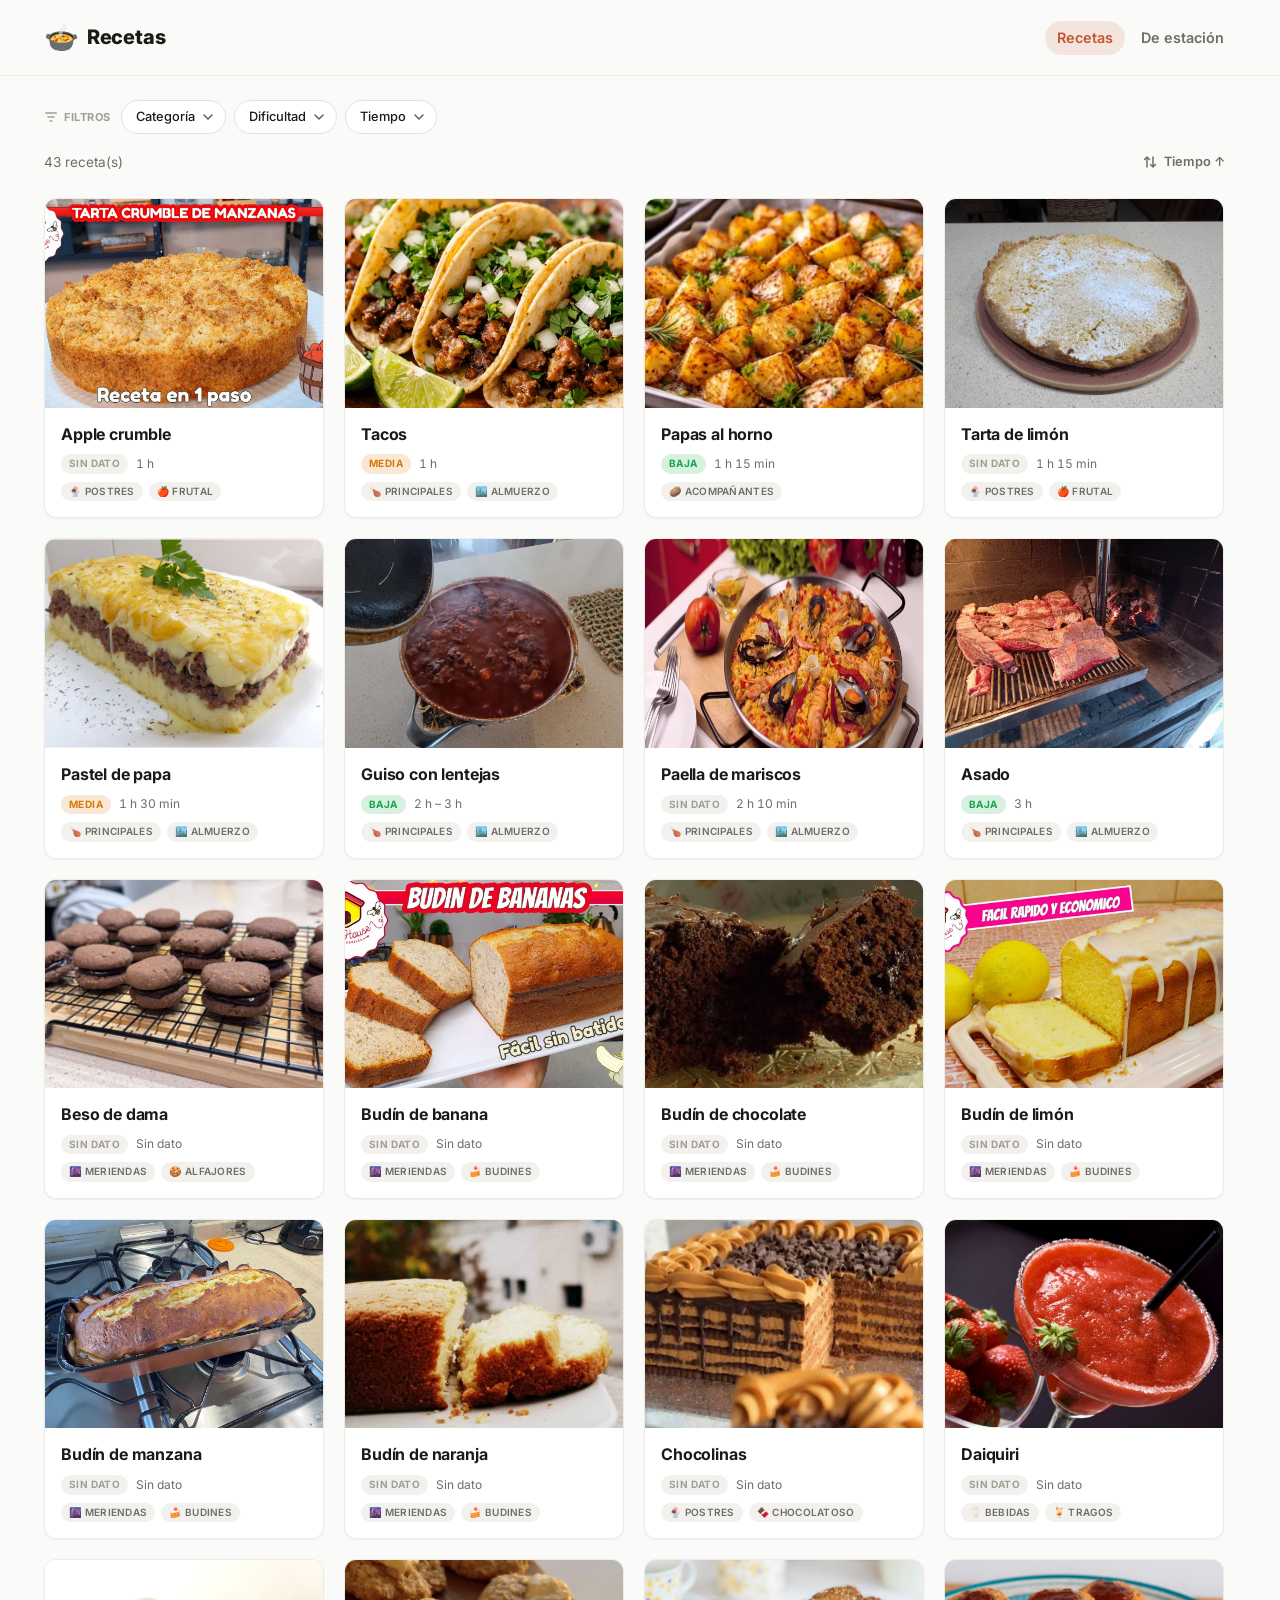
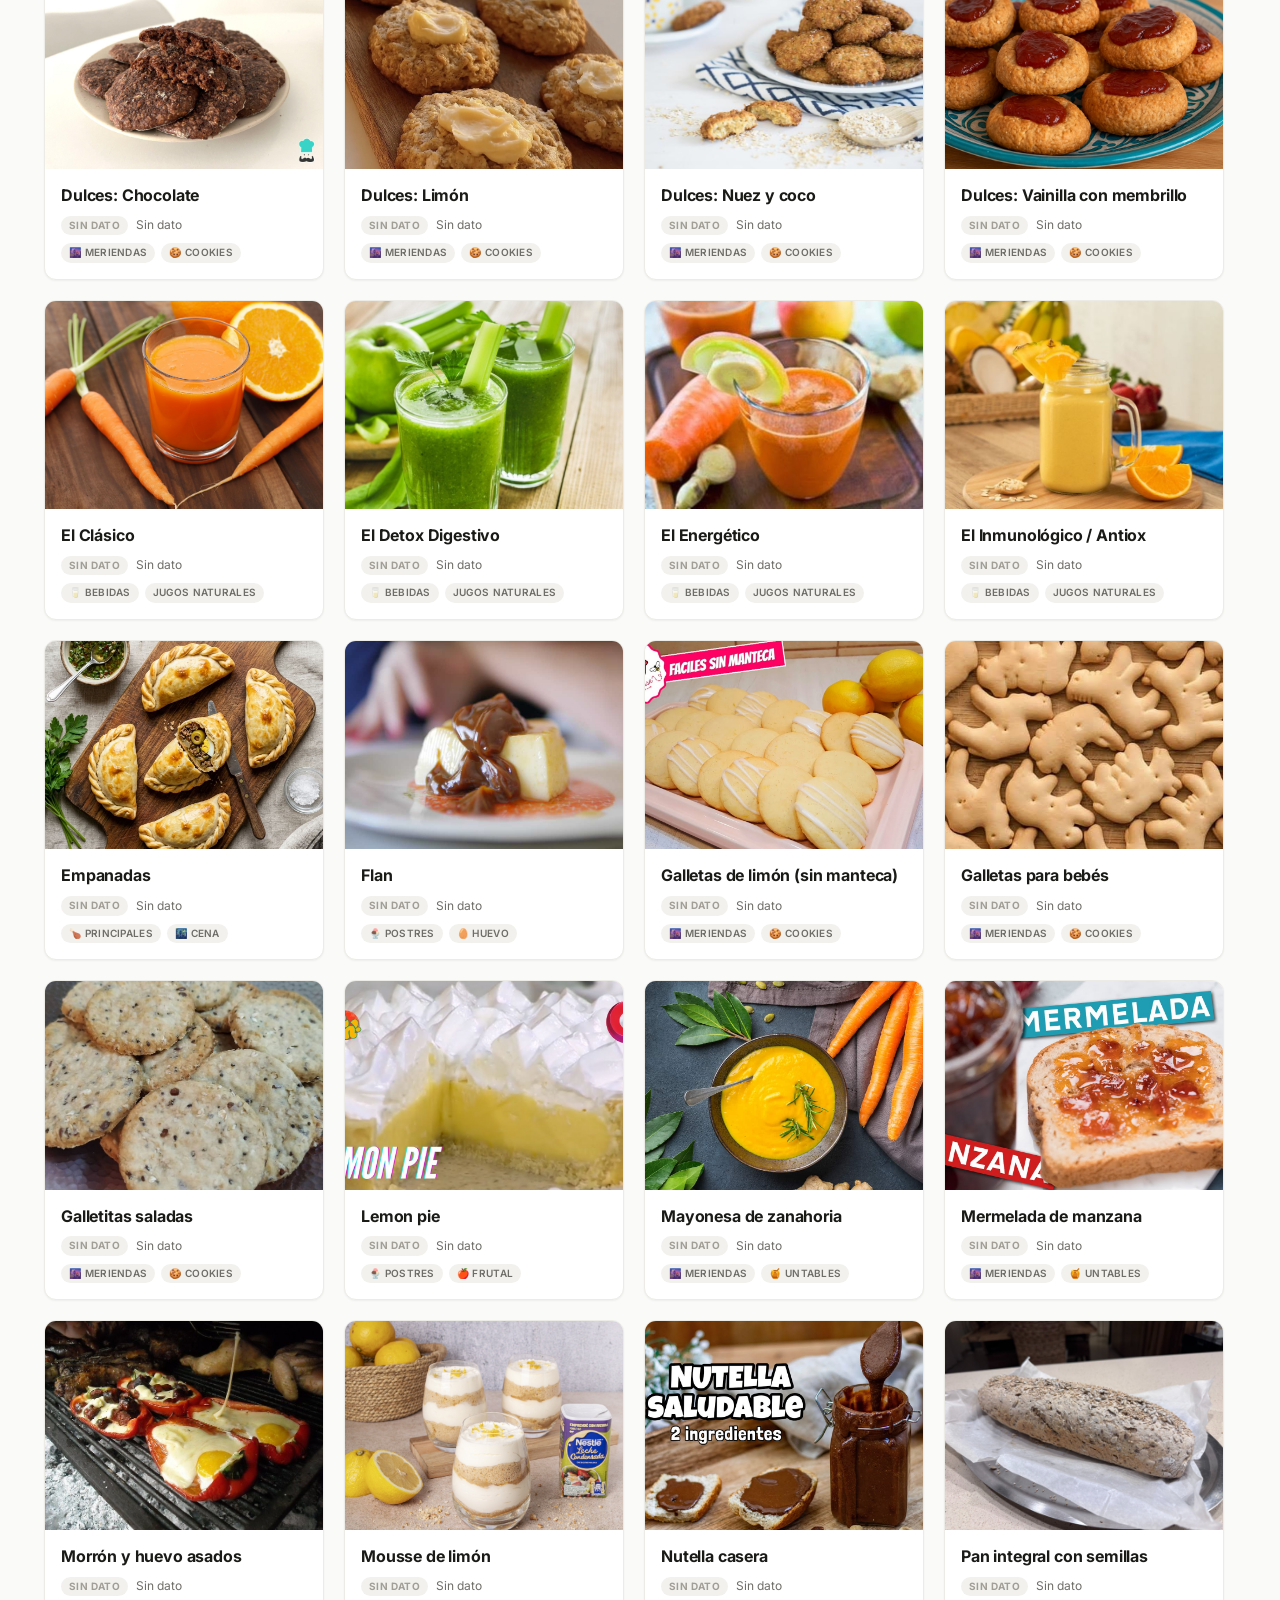
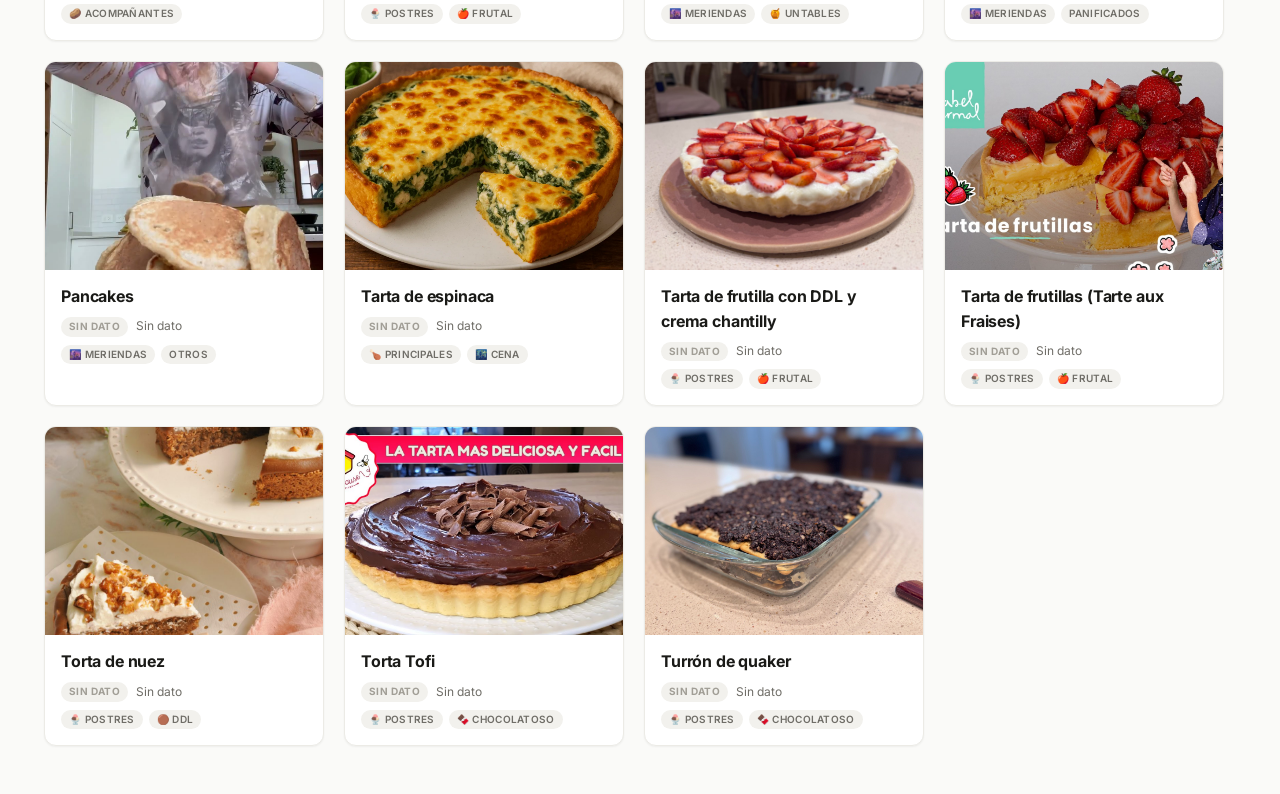
<file: docs/index.html>
<!doctype html>
<html lang="es">
<head>
<meta charset="UTF-8">
<meta name="viewport" content="width=device-width, initial-scale=1.0">
<title>Recetas</title>
<meta name="description" content="Recetas de casa: foto, tiempo, dificultad y categoría de un vistazo, filtrables y ordenables.">
<link rel="icon" href="data:image/svg+xml,%3Csvg xmlns='http://www.w3.org/2000/svg' viewBox='0 0 100 100'%3E%3Ctext y='.9em' font-size='90'%3E%F0%9F%8D%B2%3C/text%3E%3C/svg%3E">
<link rel="preconnect" href="https://fonts.googleapis.com">
<link rel="preconnect" href="https://fonts.gstatic.com" crossorigin>
<link href="https://fonts.googleapis.com/css2?family=Inter:wght@400;500;600;700;800&display=swap" rel="stylesheet" media="print" onload="this.media='all'">
<link rel="stylesheet" href="css/style.css">
</head>
<body>
<header class="site-header">
  <div class="container header-inner">
    <h1 class="logo"><a href="#/" class="logo-link"><span class="logo-emoji" aria-hidden="true">🍲</span> Recetas</a></h1>
    <nav class="header-nav" aria-label="Secciones">
      <a href="#/" id="nav-recetas">Recetas</a>
      <a href="#/estacion" id="nav-estacion">De estación</a>
    </nav>
  </div>
</header>

<main class="container">
  <section id="vista-grid">
    <section class="filtros" aria-label="Filtros y orden">
      <div class="filtros-bar" id="filtros-bar">
        <span class="filtros-titulo">
          <svg width="14" height="14" viewBox="0 0 16 16" aria-hidden="true"><path d="M2 3.5h12M4.5 8h7M7 12.5h2" stroke="currentColor" stroke-width="1.6" stroke-linecap="round" fill="none"/></svg>
          Filtros
        </span>
        <div class="filtros-pills" id="filtros-pills"></div>
        <div class="filtros-menu" id="filtros-menu" role="group" hidden></div>
      </div>

      <div class="resultados-fila">
        <p class="resultado-count" id="resultado-count"></p>
        <a href="#" id="limpiar-filtros" class="limpiar-filtros" hidden>✕ Limpiar filtros (<span id="limpiar-n">0</span>)</a>
        <div class="orden" id="orden">
          <button type="button" class="orden-btn" id="orden-btn" aria-haspopup="true" aria-expanded="false" aria-label="Ordenar">
            <svg width="16" height="16" viewBox="0 0 16 16" aria-hidden="true"><path d="M5 13V3M5 3L2.5 5.5M5 3l2.5 2.5M11 3v10M11 13l-2.5-2.5M11 13l2.5-2.5" stroke="currentColor" stroke-width="1.5" stroke-linecap="round" stroke-linejoin="round" fill="none"/></svg>
            <span class="orden-label" id="orden-label"></span>
          </button>
          <div class="filtros-menu orden-menu" id="orden-menu" role="group" hidden></div>
        </div>
      </div>
    </section>

    <div class="grid" id="grid"></div>
    <p class="estado-vacio" id="estado-vacio" hidden>No hay recetas que coincidan con estos filtros.</p>
  </section>

  <section id="vista-estacion" hidden></section>

  <section id="vista-detalle" hidden>
    <a href="#/" class="volver">← Volver</a>
    <article id="detalle-contenido"></article>
  </section>
</main>

<script data-goatcounter="https://recetas.goatcounter.com/count" async src="//gc.zgo.at/count.js"></script>
<script src="data/data.js"></script>
<script src="js/estacion.js"></script>
<script src="js/app.js"></script>
</body>
</html>
</file>
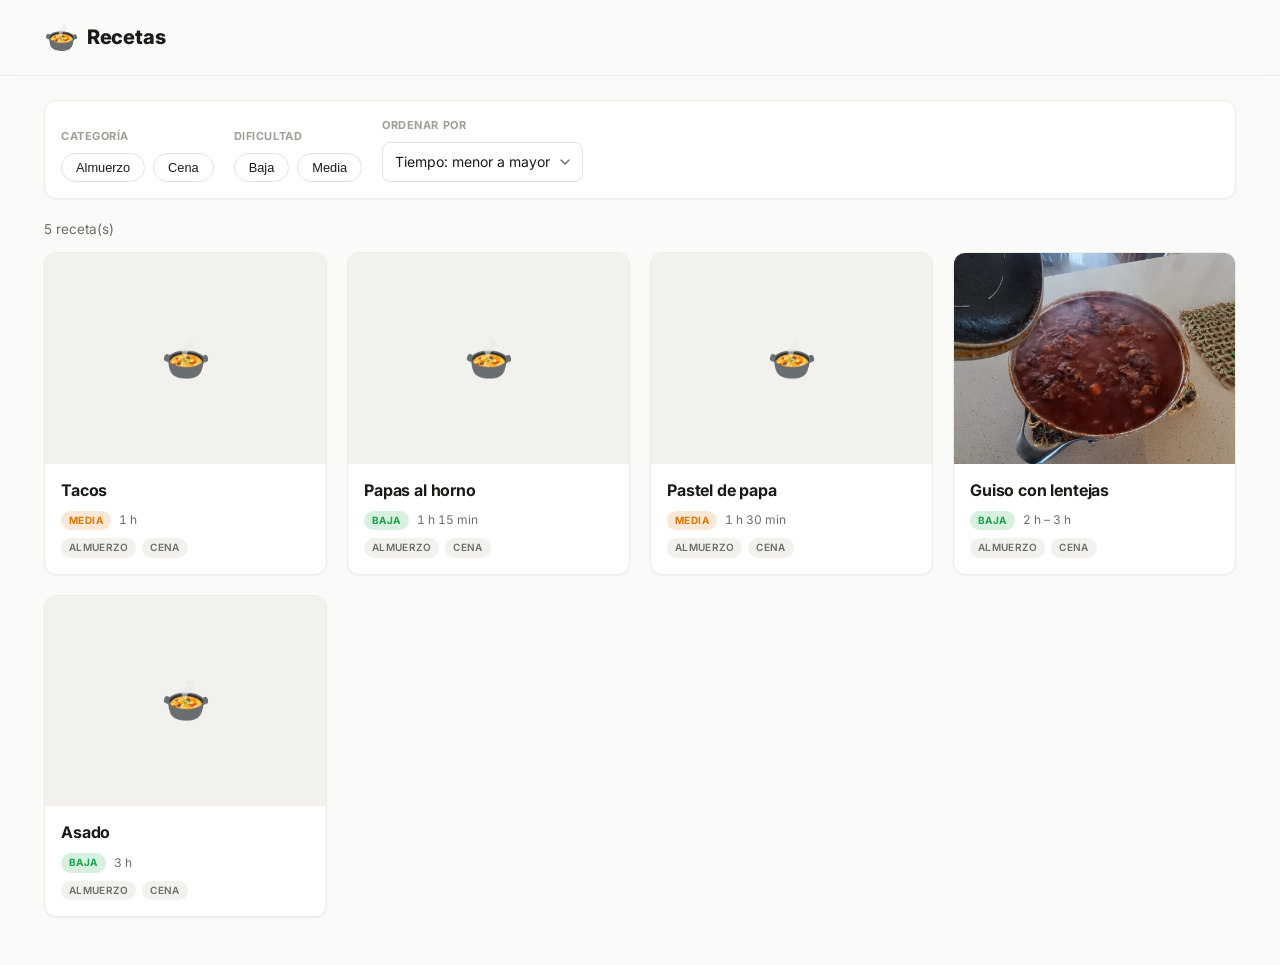
<file: site/index.html>
<!doctype html>
<html lang="es">
<head>
<meta charset="UTF-8">
<meta name="viewport" content="width=device-width, initial-scale=1.0">
<title>Recetas</title>
<meta name="description" content="Recetas de casa: foto, tiempo, dificultad y categoría de un vistazo, filtrables y ordenables.">
<link rel="icon" href="data:image/svg+xml,%3Csvg xmlns='http://www.w3.org/2000/svg' viewBox='0 0 100 100'%3E%3Ctext y='.9em' font-size='90'%3E%F0%9F%8D%B2%3C/text%3E%3C/svg%3E">
<link rel="preconnect" href="https://fonts.googleapis.com">
<link rel="preconnect" href="https://fonts.gstatic.com" crossorigin>
<link href="https://fonts.googleapis.com/css2?family=Inter:wght@400;500;600;700;800&display=swap" rel="stylesheet" media="print" onload="this.media='all'">
<link rel="stylesheet" href="style.css">
</head>
<body>
<header class="site-header">
  <div class="container header-inner">
    <h1 class="logo"><span class="logo-emoji" aria-hidden="true">🍲</span> Recetas</h1>
  </div>
</header>

<main class="container">
  <section id="vista-grid">
    <div class="filtros-card">
      <button class="filtros-toggle" id="filtros-toggle" type="button" aria-expanded="false" aria-controls="filtros-panel">
        Filtros <span class="filtros-badge" id="filtros-badge" hidden>0</span>
      </button>
      <div class="filtros-panel" id="filtros-panel">
        <div class="filtro-grupo">
          <span class="filtro-label">Categoría</span>
          <div class="chips" id="chips-categoria"></div>
        </div>
        <div class="filtro-grupo">
          <span class="filtro-label">Dificultad</span>
          <div class="chips" id="chips-dificultad"></div>
        </div>
        <div class="filtro-grupo filtro-orden">
          <label class="filtro-label" for="orden-select">Ordenar por</label>
          <select id="orden-select">
            <option value="tiempo-asc">Tiempo: menor a mayor</option>
            <option value="tiempo-desc">Tiempo: mayor a menor</option>
            <option value="alfabetico">Alfabético</option>
          </select>
        </div>
        <a href="#" id="limpiar-filtros" class="limpiar-filtros" hidden>Limpiar filtros</a>
      </div>
    </div>

    <p class="resultado-count" id="resultado-count"></p>
    <div class="grid" id="grid"></div>
    <p class="estado-vacio" id="estado-vacio" hidden>No hay recetas que coincidan con estos filtros.</p>
  </section>

  <section id="vista-detalle" hidden>
    <a href="#/" class="volver">← Volver</a>
    <article id="detalle-contenido"></article>
  </section>
</main>

<script src="data.js"></script>
<script src="app.js"></script>
</body>
</html>
</file>
<file: docs/css/style.css>
:root {
  --bg: #fafaf8;
  --bg-subtle: #f2f1ed;
  --surface: #ffffff;

  --text: #1a1a17;
  --muted: #6f6d67;
  --muted-soft: #a19e96;

  --border: #e4e2dc;
  --border-soft: #ecebe6;

  --accent: #c1562c;
  --accent-soft: color-mix(in srgb, var(--accent) 12%, transparent);
  --accent-contrast: #ffffff;

  --good: #16a34a;
  --warn: #d97706;
  --bad: #dc2626;

  --radius-sm: 8px;
  --radius: 12px;
  --radius-lg: 16px;

  --shadow-xs: 0 1px 2px rgba(20, 19, 15, .05);
  --shadow-sm: 0 1px 3px rgba(20, 19, 15, .06), 0 1px 2px rgba(20, 19, 15, .04);
  --shadow-md: 0 8px 24px rgba(20, 19, 15, .10);
  --shadow-lg: 0 18px 32px -10px rgba(20, 19, 15, .16), 0 4px 10px rgba(20, 19, 15, .06);

  --chevron: url("data:image/svg+xml,%3Csvg xmlns='http://www.w3.org/2000/svg' width='10' height='6' viewBox='0 0 10 6'%3E%3Cpath d='M1 1l4 4 4-4' stroke='%236f6d67' stroke-width='1.5' fill='none' stroke-linecap='round' stroke-linejoin='round'/%3E%3C/svg%3E");
}

@media (prefers-color-scheme: dark) {
  :root {
    --bg: #0f1218;
    --bg-subtle: #1a202b;
    --surface: #181e29;

    --text: #e6e8ec;
    --muted: #9aa3b2;
    --muted-soft: #6b7585;

    --border: #2a3342;
    --border-soft: #212836;

    --accent: #e07a4f;

    --good: #22c55e;
    --warn: #f59e0b;
    --bad: #ef4444;

    --shadow-xs: 0 1px 2px rgba(0, 0, 0, .4);
    --shadow-sm: 0 1px 3px rgba(0, 0, 0, .45);
    --shadow-md: 0 8px 24px rgba(0, 0, 0, .5);
    --shadow-lg: 0 18px 32px -10px rgba(0, 0, 0, .6);

    --chevron: url("data:image/svg+xml,%3Csvg xmlns='http://www.w3.org/2000/svg' width='10' height='6' viewBox='0 0 10 6'%3E%3Cpath d='M1 1l4 4 4-4' stroke='%239aa3b2' stroke-width='1.5' fill='none' stroke-linecap='round' stroke-linejoin='round'/%3E%3C/svg%3E");
  }
}

* { box-sizing: border-box; }

html, body { background: var(--bg); }

body {
  margin: 0;
  color: var(--text);
  font-family: 'Inter', system-ui, -apple-system, "Segoe UI", Roboto, sans-serif;
  font-size: 14px;
  line-height: 1.55;
  -webkit-font-smoothing: antialiased;
}

.container {
  max-width: 1240px;
  margin: 0 auto;
  padding: 0 24px;
}

.site-header {
  position: sticky;
  top: 0;
  z-index: 10;
  background: color-mix(in srgb, var(--bg) 85%, transparent);
  backdrop-filter: blur(14px);
  border-bottom: 1px solid var(--border-soft);
}
.header-inner { padding: 16px 24px; display: flex; align-items: center; justify-content: space-between; gap: 16px; }
.header-nav { display: flex; gap: 4px; }
.header-nav a {
  padding: 6px 12px;
  border-radius: 999px;
  color: var(--muted);
  font-size: .9rem;
  font-weight: 600;
  text-decoration: none;
}
.header-nav a:hover { color: var(--text); }
.header-nav a.activo { color: var(--accent); background: var(--accent-soft); }

/* Vista "De estación" */
.estacion-titulo { margin: 0 0 6px; font-size: 1.5rem; letter-spacing: -0.01em; }
.estacion-sub, .estacion-nota { color: var(--muted); font-size: .85rem; margin: 0 0 12px; max-width: 70ch; }
.estacion-nota a { color: var(--accent); }
.estacion-ahora {
  margin: 0 0 28px;
  padding: 16px 18px;
  background: var(--surface);
  border: 1px solid var(--border);
  border-radius: var(--radius);
  box-shadow: var(--shadow-xs);
}
.estacion-ahora-titulo { margin: 0 0 12px; font-size: 1rem; }
.estacion-ahora-cols { display: grid; grid-template-columns: 1fr 1fr; gap: 20px; }
.estacion-ahora-col h4 { margin: 0 0 8px; font-size: .8rem; text-transform: uppercase; letter-spacing: .06em; color: var(--muted); }
.estacion-chips { display: flex; flex-wrap: wrap; gap: 6px; margin: 0; padding: 0; list-style: none; }
.estacion-chips li {
  padding: 4px 10px;
  border-radius: 999px;
  background: var(--accent-soft);
  color: var(--text);
  font-size: .85rem;
  font-weight: 500;
}
.estacion-chips li.vacio { background: none; color: var(--muted); padding-left: 0; }
.estacion-bloque { margin: 0 0 28px; }
.estacion-bloque-titulo { margin: 0 0 10px; font-size: 1.15rem; letter-spacing: -0.01em; }
.estacion-tabla tr.en-pico .estacion-nombre { font-weight: 700; }
.estacion-ahora-tag {
  margin-left: 6px;
  padding: 1px 6px;
  border-radius: 999px;
  background: var(--accent);
  color: var(--accent-contrast);
  font-size: .65rem;
  font-weight: 700;
  text-transform: uppercase;
  letter-spacing: .04em;
  vertical-align: middle;
}
@media (max-width: 720px) { .estacion-ahora-cols { grid-template-columns: 1fr; } }
.estacion-scroll {
  overflow-x: auto;
  margin-bottom: 16px;
  border: 1px solid var(--border);
  border-radius: var(--radius);
  background: var(--surface);
}
.estacion-tabla { border-collapse: collapse; width: 100%; min-width: 640px; font-size: .85rem; }
.estacion-tabla thead th {
  padding: 8px 0;
  color: var(--muted);
  font-weight: 600;
  text-align: center;
  border-bottom: 1px solid var(--border);
}
.estacion-tabla th.mes-actual { color: var(--accent); }
.estacion-tabla .estacion-nombre {
  position: sticky;
  left: 0;
  z-index: 1;
  min-width: 150px;
  padding: 7px 12px;
  text-align: left;
  font-weight: 500;
  background: var(--surface);
  border-top: 1px solid var(--border-soft);
}
.estacion-detalle { display: block; color: var(--muted); font-weight: 400; font-size: .75rem; }
.estacion-tabla td { width: 7%; border-top: 1px solid var(--border-soft); border-left: 1px solid var(--border-soft); }
.estacion-tabla td.pico { background: var(--accent); }
.estacion-tabla td.mes-actual { box-shadow: inset 0 0 0 9999px color-mix(in srgb, var(--accent) 8%, transparent); }
.estacion-tabla td.pico.mes-actual { box-shadow: none; outline: 2px solid var(--text); outline-offset: -2px; }
.logo {
  margin: 0;
  font-size: 1.25rem;
  font-weight: 800;
  letter-spacing: -0.01em;
}
.logo-link {
  display: flex;
  align-items: center;
  gap: 8px;
  color: inherit;
  text-decoration: none;
}
.logo-emoji { font-size: 1.4em; }

main.container { padding-top: 24px; padding-bottom: 48px; }

/* Filtros: una fila compacta de píldoras con menú (DESIGN_PLAYBOOK_unificado §6).
   El orden NO es un filtro: vive en .resultados-fila, junto al conteo. */
.filtros { margin-bottom: 20px; }
.filtros-bar {
  position: relative; /* ancla del menú */
  display: flex;
  align-items: center;
  gap: 10px;
  margin-bottom: 12px;
}
.filtros-titulo {
  display: inline-flex;
  align-items: center;
  gap: 6px;
  flex: 0 0 auto;
  text-transform: uppercase;
  font-size: 11px;
  font-weight: 700;
  letter-spacing: 0.05em;
  color: var(--muted-soft);
}
.filtros-pills { display: flex; gap: 8px; min-width: 0; }
.pill {
  display: inline-flex;
  align-items: center;
  gap: 8px;
  flex: 0 0 auto;
  white-space: nowrap;
  border: 1px solid var(--border);
  background: var(--surface);
  color: var(--text);
  border-radius: 999px;
  padding: 6px 12px 6px 14px;
  font: inherit;
  font-size: 0.8rem;
  font-weight: 500;
  cursor: pointer;
  transition: background .12s ease, border-color .12s ease, color .12s ease;
}
.pill:hover { background: var(--accent-soft); }
.pill.activo { border-color: var(--accent); color: var(--accent); background: var(--accent-soft); font-weight: 600; }
.pill.abierto { border-color: var(--accent); }
.pill:focus-visible, .orden-btn:focus-visible { outline: 2px solid var(--accent); outline-offset: 2px; }
.pill svg { flex: 0 0 auto; opacity: .7; }
.pill.abierto svg { transform: rotate(180deg); }

.filtros-menu {
  position: absolute;
  top: calc(100% + 6px);
  z-index: 20;
  width: max-content;
  max-width: min(420px, 100%);
  background: var(--surface);
  border: 1px solid var(--border);
  border-radius: var(--radius);
  box-shadow: var(--shadow-md);
  padding: 12px 14px 14px;
  display: flex;
  flex-direction: column;
  gap: 10px;
}
.filtros-menu[hidden] { display: none; }
.filtro-label {
  text-transform: uppercase;
  font-size: 11px;
  font-weight: 700;
  letter-spacing: 0.05em;
  color: var(--muted-soft);
}
.chips { display: flex; flex-wrap: wrap; gap: 8px; }
.chip {
  border: 1px solid var(--border);
  background: var(--surface);
  color: var(--text);
  border-radius: 999px;
  padding: 6px 14px;
  font: inherit;
  font-size: 0.8rem;
  font-weight: 500;
  cursor: pointer;
  transition: background .12s ease, border-color .12s ease, color .12s ease;
}
.chip:hover { background: var(--accent-soft); }
.chip.activo {
  background: var(--accent);
  border-color: var(--accent);
  color: var(--accent-contrast);
}
.chip:focus-visible { outline: 2px solid var(--accent); outline-offset: 2px; }

/* Fila de resultados: conteo, "Limpiar filtros" y el orden (a la derecha). */
.resultados-fila { display: flex; align-items: center; gap: 12px; }
.resultado-count { color: var(--muted); font-size: 0.85rem; margin: 0; }
.limpiar-filtros {
  padding-left: 12px;
  border-left: 1px solid var(--border);
  font-size: 0.8rem;
  color: var(--accent);
  text-decoration: none;
  white-space: nowrap;
}
.limpiar-filtros:hover { text-decoration: underline; }
.limpiar-filtros[hidden] { display: none; }
.limpiar-filtros:focus-visible { outline: 2px solid var(--accent); outline-offset: 2px; border-radius: 4px; }
.orden { position: relative; margin-left: auto; }
.orden-btn {
  display: inline-flex;
  align-items: center;
  gap: 6px;
  background: none;
  border: 1px solid transparent;
  border-radius: 999px;
  padding: 5px 10px;
  font: inherit;
  font-size: 0.8rem;
  font-weight: 600;
  color: var(--muted);
  cursor: pointer;
}
.orden-btn:hover { background: var(--accent-soft); color: var(--text); }
.orden-menu { right: 0; left: auto; }

.grid {
  display: grid;
  grid-template-columns: repeat(auto-fit, minmax(240px, 280px));
  gap: 20px;
}

.card {
  background: var(--surface);
  border: 1px solid var(--border-soft);
  border-radius: var(--radius);
  box-shadow: var(--shadow-xs);
  overflow: hidden;
  cursor: pointer;
  transition: transform .15s ease, box-shadow .15s ease, border-color .15s ease;
  display: flex;
  flex-direction: column;
}
.card:hover, .card:focus-visible {
  transform: translateY(-3px);
  box-shadow: var(--shadow-lg);
  border-color: transparent;
}
.card:focus-visible { outline: 2px solid var(--accent); outline-offset: 2px; }

.card-foto {
  aspect-ratio: 4 / 3;
  background: var(--bg-subtle);
  display: flex;
  align-items: center;
  justify-content: center;
  font-size: 2.5rem;
  overflow: hidden;
}
.card-foto img { width: 100%; height: 100%; object-fit: cover; display: block; }

.card-body { padding: 14px 16px 16px; display: flex; flex-direction: column; gap: 8px; flex: 1; }
.card-titulo { font-size: 1rem; font-weight: 700; margin: 0; letter-spacing: -0.01em; }
.card-meta { display: flex; align-items: center; gap: 8px; flex-wrap: wrap; }

.pill-tiempo {
  font-size: 0.75rem;
  color: var(--muted);
  font-variant-numeric: tabular-nums;
}
.badge-dificultad {
  font-size: 10px;
  font-weight: 700;
  text-transform: uppercase;
  letter-spacing: 0.04em;
  padding: 2px 8px;
  border-radius: 999px;
}
.badge-dificultad.baja { background: color-mix(in srgb, var(--good) 17%, transparent); color: var(--good); }
.badge-dificultad.media { background: color-mix(in srgb, var(--warn) 17%, transparent); color: var(--warn); }
.badge-dificultad.alta { background: color-mix(in srgb, var(--bad) 17%, transparent); color: var(--bad); }
.badge-dificultad.sin-dato { background: var(--bg-subtle); color: var(--muted-soft); }

.card-chips { display: flex; gap: 6px; flex-wrap: wrap; }
.chip-categoria {
  font-size: 10px;
  font-weight: 600;
  text-transform: uppercase;
  letter-spacing: 0.03em;
  background: var(--bg-subtle);
  color: var(--muted);
  border-radius: 999px;
  padding: 2px 8px;
}

.estado-vacio { text-align: center; color: var(--muted); padding: 48px 0; }

/* Detalle */
.volver {
  display: inline-block;
  margin-bottom: 16px;
  color: var(--muted);
  text-decoration: none;
  font-size: 0.85rem;
}
.volver:hover { color: var(--accent); }
.volver:focus-visible { outline: 2px solid var(--accent); outline-offset: 2px; }

.detalle-foto {
  width: 100%;
  aspect-ratio: 16 / 9;
  border-radius: var(--radius);
  background: var(--bg-subtle);
  display: flex;
  align-items: center;
  justify-content: center;
  font-size: 4rem;
  overflow: hidden;
  margin-bottom: 20px;
}
.detalle-foto img { width: 100%; height: 100%; object-fit: cover; display: block; }

.detalle-header { margin-bottom: 20px; }
.detalle-titulo { font-size: 1.75rem; font-weight: 800; letter-spacing: -0.02em; margin: 0 0 10px; }
.detalle-meta { display: flex; gap: 10px; flex-wrap: wrap; align-items: center; margin-bottom: 8px; }
.link-doc {
  display: inline-block;
  margin-top: 12px;
  padding: 7px 14px;
  border: 1px solid var(--border);
  border-radius: 999px;
  background: var(--surface);
  color: var(--text);
  font-size: .85rem;
  font-weight: 600;
  text-decoration: none;
}
.link-doc:hover { border-color: var(--accent); color: var(--accent); }
.link-doc:focus-visible { outline: 2px solid var(--accent); outline-offset: 2px; }
.detalle-fuente { color: var(--muted-soft); font-size: 0.75rem; margin-top: 8px; }

.detalle-indice {
  background: var(--surface);
  border: 1px solid var(--border-soft);
  box-shadow: var(--shadow-xs);
  border-radius: var(--radius);
  padding: 14px 16px;
  margin-bottom: 20px;
}
.detalle-indice summary {
  cursor: pointer;
  font-weight: 600;
  font-size: 0.85rem;
  color: var(--text);
  list-style: none;
}
.detalle-indice summary::-webkit-details-marker { display: none; }
.detalle-indice summary::before {
  content: "";
  display: inline-block;
  width: 10px;
  height: 6px;
  margin-right: 8px;
  background: var(--chevron) no-repeat center / contain;
  transition: transform .15s ease;
  vertical-align: middle;
}
.detalle-indice summary:focus-visible { outline: 2px solid var(--accent); outline-offset: 2px; }
.detalle-indice[open] summary::before { transform: rotate(180deg); }

.detalle-indice-lista {
  list-style: none;
  margin: 12px 0 0;
  padding: 0;
  display: flex;
  flex-direction: column;
  gap: 2px;
}
.detalle-indice-item {
  display: block;
  width: 100%;
  text-align: left;
  background: none;
  border: none;
  font: inherit;
  font-size: 0.85rem;
  color: var(--muted);
  padding: 5px 8px;
  border-radius: var(--radius-sm);
  cursor: pointer;
  transition: background .12s ease, color .12s ease;
}
.detalle-indice-item:hover { background: var(--accent-soft); color: var(--text); }
.detalle-indice-item:focus-visible { outline: 2px solid var(--accent); outline-offset: 2px; }

.detalle-indice-sublista { margin: 2px 0 4px; }
.detalle-indice-subitem { padding-left: 24px; font-size: 0.8rem; }

.detalle-cuerpo h2,
.detalle-cuerpo h3 {
  scroll-margin-top: 80px;
}

/* Cada sección principal (un <h2> y todo lo que le sigue hasta el próximo)
   es un <details> colapsable independiente; ver agruparSecciones() en app.js. */
.detalle-seccion {
  border-top: 1px solid var(--border-soft);
  padding-top: 16px;
  margin-top: 28px;
}
.detalle-seccion:first-of-type { border-top: none; padding-top: 0; margin-top: 0; }

.detalle-seccion > summary {
  cursor: pointer;
  list-style: none;
  display: flex;
  align-items: center;
  gap: 8px;
  margin-bottom: 12px;
  border-radius: var(--radius-sm);
}
.detalle-seccion > summary::-webkit-details-marker { display: none; }
.detalle-seccion > summary::before {
  content: "";
  flex: 0 0 auto;
  width: 10px;
  height: 6px;
  background: var(--chevron) no-repeat center / contain;
  transition: transform .15s ease;
}
.detalle-seccion[open] > summary::before { transform: rotate(180deg); }
.detalle-seccion > summary:focus-visible { outline: 2px solid var(--accent); outline-offset: 2px; }

.detalle-seccion > summary h2 {
  margin: 0;
  padding: 0;
  border: none;
  font-size: 1.1rem;
  font-weight: 700;
}

.detalle-cuerpo h3 { font-size: 0.95rem; font-weight: 700; margin: 20px 0 8px; }
.detalle-cuerpo p, .detalle-cuerpo li { color: var(--text); }
.detalle-cuerpo ul, .detalle-cuerpo ol { padding-left: 1.3em; margin: 0 0 12px; }
.detalle-cuerpo blockquote {
  margin: 12px 0;
  padding: 10px 14px;
  border-left: 3px solid var(--accent);
  background: var(--bg-subtle);
  border-radius: 0 var(--radius-sm) var(--radius-sm) 0;
  font-size: 0.9rem;
  color: var(--muted);
}
.detalle-cuerpo blockquote p { margin: 0; color: inherit; }

/* Fotos del paso a paso (images/<slug>/doc-NN.jpg): cada una en su propio
   "contenedor" chico en vez de a tamaño natural de cámara, que desbordaba. */
.detalle-cuerpo .foto-paso {
  display: block;
  width: 100%;
  max-width: 340px;
  height: auto;
  border-radius: var(--radius);
  border: 1px solid var(--border);
  box-shadow: var(--shadow-sm);
}
.detalle-cuerpo .foto-paso-caption {
  margin-top: -4px;
  font-size: 0.8rem;
  font-style: italic;
  color: var(--muted);
}

/* Link "ver foto(s)" que salta de un paso a su imagen en la galería. */
.detalle-cuerpo .ver-foto {
  display: inline-block;
  border: 1px solid var(--border);
  background: var(--surface);
  color: var(--accent);
  border-radius: 999px;
  padding: 4px 12px;
  font-size: 0.78rem;
  font-weight: 500;
  text-decoration: none;
  margin: -4px 0 10px;
}
.detalle-cuerpo .ver-foto:hover { background: var(--accent-soft); }

@media (max-width: 720px) {
  .container { padding: 0 16px; }
  /* Mobile: la fila de píldoras desliza en horizontal (sin scrollbar) y el menú se
     abre debajo, a todo el ancho. */
  .filtros-bar { gap: 8px; }
  .filtros-pills { overflow-x: auto; scrollbar-width: none; flex: 1 1 auto; padding: 2px 0; }
  .filtros-pills::-webkit-scrollbar { display: none; }
  .filtros-bar .filtros-menu { left: 0; right: 0; width: auto; max-width: none; }
  .orden-label { display: none; }
  .orden-btn { padding: 6px 8px; }
  .orden-menu { right: 0; width: max-content; max-width: calc(100vw - 32px); }
  .grid { grid-template-columns: repeat(auto-fit, minmax(150px, 1fr)); gap: 14px; }
  .detalle-titulo { font-size: 1.4rem; }
}

@media (prefers-reduced-motion: reduce) {
  * { transition: none !important; }
}

::-webkit-scrollbar { height: 8px; width: 8px; }
::-webkit-scrollbar-thumb { background: var(--border); border-radius: 999px; }
::-webkit-scrollbar-track { background: transparent; }
</file>
<file: site/style.css>
:root {
  --bg: #fafaf8;
  --bg-subtle: #f2f1ed;
  --surface: #ffffff;

  --text: #1a1a17;
  --muted: #6f6d67;
  --muted-soft: #a19e96;

  --border: #e4e2dc;
  --border-soft: #ecebe6;

  --accent: #c1562c;
  --accent-soft: color-mix(in srgb, var(--accent) 12%, transparent);
  --accent-contrast: #ffffff;

  --good: #16a34a;
  --warn: #d97706;
  --bad: #dc2626;

  --radius-sm: 8px;
  --radius: 12px;
  --radius-lg: 16px;

  --shadow-xs: 0 1px 2px rgba(20, 19, 15, .05);
  --shadow-sm: 0 1px 3px rgba(20, 19, 15, .06), 0 1px 2px rgba(20, 19, 15, .04);
  --shadow-md: 0 8px 24px rgba(20, 19, 15, .10);
  --shadow-lg: 0 18px 32px -10px rgba(20, 19, 15, .16), 0 4px 10px rgba(20, 19, 15, .06);

  --chevron: url("data:image/svg+xml,%3Csvg xmlns='http://www.w3.org/2000/svg' width='10' height='6' viewBox='0 0 10 6'%3E%3Cpath d='M1 1l4 4 4-4' stroke='%236f6d67' stroke-width='1.5' fill='none' stroke-linecap='round' stroke-linejoin='round'/%3E%3C/svg%3E");
}

@media (prefers-color-scheme: dark) {
  :root {
    --bg: #0f1218;
    --bg-subtle: #1a202b;
    --surface: #181e29;

    --text: #e6e8ec;
    --muted: #9aa3b2;
    --muted-soft: #6b7585;

    --border: #2a3342;
    --border-soft: #212836;

    --accent: #e07a4f;

    --good: #22c55e;
    --warn: #f59e0b;
    --bad: #ef4444;

    --shadow-xs: 0 1px 2px rgba(0, 0, 0, .4);
    --shadow-sm: 0 1px 3px rgba(0, 0, 0, .45);
    --shadow-md: 0 8px 24px rgba(0, 0, 0, .5);
    --shadow-lg: 0 18px 32px -10px rgba(0, 0, 0, .6);

    --chevron: url("data:image/svg+xml,%3Csvg xmlns='http://www.w3.org/2000/svg' width='10' height='6' viewBox='0 0 10 6'%3E%3Cpath d='M1 1l4 4 4-4' stroke='%239aa3b2' stroke-width='1.5' fill='none' stroke-linecap='round' stroke-linejoin='round'/%3E%3C/svg%3E");
  }
}

* { box-sizing: border-box; }

html, body { background: var(--bg); }

body {
  margin: 0;
  color: var(--text);
  font-family: 'Inter', system-ui, -apple-system, "Segoe UI", Roboto, sans-serif;
  font-size: 14px;
  line-height: 1.55;
  -webkit-font-smoothing: antialiased;
}

.container {
  max-width: 1240px;
  margin: 0 auto;
  padding: 0 24px;
}

.site-header {
  position: sticky;
  top: 0;
  z-index: 10;
  background: color-mix(in srgb, var(--bg) 85%, transparent);
  backdrop-filter: blur(14px);
  border-bottom: 1px solid var(--border-soft);
}
.header-inner { padding: 16px 24px; }
.logo {
  margin: 0;
  font-size: 1.25rem;
  font-weight: 800;
  letter-spacing: -0.01em;
  display: flex;
  align-items: center;
  gap: 8px;
}
.logo-emoji { font-size: 1.4em; }

main.container { padding-top: 24px; padding-bottom: 48px; }

/* Filtros */
.filtros-card {
  background: var(--surface);
  border: 1px solid var(--border-soft);
  box-shadow: var(--shadow-xs);
  border-radius: var(--radius);
  padding: 16px;
  margin-bottom: 20px;
}
.filtros-toggle {
  display: none;
  align-items: center;
  gap: 8px;
  width: 100%;
  background: none;
  border: none;
  font: inherit;
  font-weight: 600;
  color: var(--text);
  cursor: pointer;
  padding: 4px 0;
}
.filtros-badge {
  background: var(--accent);
  color: var(--accent-contrast);
  border-radius: 999px;
  font-size: 0.7rem;
  font-weight: 700;
  padding: 1px 7px;
}
.filtros-panel {
  display: flex;
  flex-wrap: wrap;
  gap: 20px;
  align-items: flex-end;
}
.filtro-grupo { display: flex; flex-direction: column; gap: 8px; }
.filtro-label {
  text-transform: uppercase;
  font-size: 11px;
  font-weight: 700;
  letter-spacing: 0.05em;
  color: var(--muted-soft);
}
.chips { display: flex; flex-wrap: wrap; gap: 8px; }
.chip {
  border: 1px solid var(--border);
  background: var(--surface);
  color: var(--text);
  border-radius: 999px;
  padding: 6px 14px;
  font-size: 0.8rem;
  font-weight: 500;
  cursor: pointer;
  transition: background .12s ease, border-color .12s ease, color .12s ease;
}
.chip:hover { background: var(--accent-soft); }
.chip.activo {
  background: var(--accent);
  border-color: var(--accent);
  color: var(--accent-contrast);
}
.chip:focus-visible { outline: 2px solid var(--accent); outline-offset: 2px; }

#orden-select {
  appearance: none;
  -webkit-appearance: none;
  background: var(--surface) var(--chevron) no-repeat right 12px center;
  border: 1px solid var(--border);
  border-radius: var(--radius-sm);
  padding: 8px 32px 8px 12px;
  font: inherit;
  color: var(--text);
  cursor: pointer;
}
#orden-select:focus-visible {
  outline: none;
  border-color: var(--accent);
  box-shadow: 0 0 0 3px var(--accent-soft);
}

.limpiar-filtros {
  font-size: 0.8rem;
  color: var(--accent);
  text-decoration: underline;
  align-self: center;
}
.limpiar-filtros:focus-visible { outline: 2px solid var(--accent); outline-offset: 2px; }

.resultado-count { color: var(--muted); font-size: 0.85rem; margin: 0 0 12px; }

.grid {
  display: grid;
  grid-template-columns: repeat(auto-fit, minmax(240px, 1fr));
  gap: 20px;
}

.card {
  background: var(--surface);
  border: 1px solid var(--border-soft);
  border-radius: var(--radius);
  box-shadow: var(--shadow-xs);
  overflow: hidden;
  cursor: pointer;
  transition: transform .15s ease, box-shadow .15s ease, border-color .15s ease;
  display: flex;
  flex-direction: column;
}
.card:hover, .card:focus-visible {
  transform: translateY(-3px);
  box-shadow: var(--shadow-lg);
  border-color: transparent;
}
.card:focus-visible { outline: 2px solid var(--accent); outline-offset: 2px; }

.card-foto {
  aspect-ratio: 4 / 3;
  background: var(--bg-subtle);
  display: flex;
  align-items: center;
  justify-content: center;
  font-size: 2.5rem;
  overflow: hidden;
}
.card-foto img { width: 100%; height: 100%; object-fit: cover; display: block; }

.card-body { padding: 14px 16px 16px; display: flex; flex-direction: column; gap: 8px; flex: 1; }
.card-titulo { font-size: 1rem; font-weight: 700; margin: 0; letter-spacing: -0.01em; }
.card-meta { display: flex; align-items: center; gap: 8px; flex-wrap: wrap; }

.pill-tiempo {
  font-size: 0.75rem;
  color: var(--muted);
  font-variant-numeric: tabular-nums;
}
.badge-dificultad {
  font-size: 10px;
  font-weight: 700;
  text-transform: uppercase;
  letter-spacing: 0.04em;
  padding: 2px 8px;
  border-radius: 999px;
}
.badge-dificultad.baja { background: color-mix(in srgb, var(--good) 17%, transparent); color: var(--good); }
.badge-dificultad.media { background: color-mix(in srgb, var(--warn) 17%, transparent); color: var(--warn); }
.badge-dificultad.alta { background: color-mix(in srgb, var(--bad) 17%, transparent); color: var(--bad); }
.badge-dificultad.sin-dato { background: var(--bg-subtle); color: var(--muted-soft); }

.card-chips { display: flex; gap: 6px; flex-wrap: wrap; }
.chip-categoria {
  font-size: 10px;
  font-weight: 600;
  text-transform: uppercase;
  letter-spacing: 0.03em;
  background: var(--bg-subtle);
  color: var(--muted);
  border-radius: 999px;
  padding: 2px 8px;
}

.estado-vacio { text-align: center; color: var(--muted); padding: 48px 0; }

/* Detalle */
.volver {
  display: inline-block;
  margin-bottom: 16px;
  color: var(--muted);
  text-decoration: none;
  font-size: 0.85rem;
}
.volver:hover { color: var(--accent); }
.volver:focus-visible { outline: 2px solid var(--accent); outline-offset: 2px; }

.detalle-foto {
  width: 100%;
  aspect-ratio: 16 / 9;
  border-radius: var(--radius);
  background: var(--bg-subtle);
  display: flex;
  align-items: center;
  justify-content: center;
  font-size: 4rem;
  overflow: hidden;
  margin-bottom: 20px;
}
.detalle-foto img { width: 100%; height: 100%; object-fit: cover; display: block; }

.detalle-header { margin-bottom: 20px; }
.detalle-titulo { font-size: 1.75rem; font-weight: 800; letter-spacing: -0.02em; margin: 0 0 10px; }
.detalle-meta { display: flex; gap: 10px; flex-wrap: wrap; align-items: center; margin-bottom: 8px; }
.detalle-fuente { color: var(--muted-soft); font-size: 0.75rem; margin-top: 8px; }

.detalle-cuerpo h2 {
  font-size: 1.1rem;
  font-weight: 700;
  margin: 28px 0 12px;
  padding-top: 16px;
  border-top: 1px solid var(--border-soft);
}
.detalle-cuerpo h2:first-child { border-top: none; padding-top: 0; margin-top: 0; }
.detalle-cuerpo h3 { font-size: 0.95rem; font-weight: 700; margin: 20px 0 8px; }
.detalle-cuerpo p, .detalle-cuerpo li { color: var(--text); }
.detalle-cuerpo ul, .detalle-cuerpo ol { padding-left: 1.3em; margin: 0 0 12px; }
.detalle-cuerpo blockquote {
  margin: 12px 0;
  padding: 10px 14px;
  border-left: 3px solid var(--accent);
  background: var(--bg-subtle);
  border-radius: 0 var(--radius-sm) var(--radius-sm) 0;
  font-size: 0.9rem;
  color: var(--muted);
}
.detalle-cuerpo blockquote p { margin: 0; color: inherit; }

@media (max-width: 720px) {
  .container { padding: 0 16px; }
  .filtros-toggle { display: flex; }
  .filtros-panel {
    display: none;
    flex-direction: column;
    align-items: stretch;
    margin-top: 12px;
    gap: 16px;
  }
  .filtros-panel.abierto { display: flex; }
  .grid { grid-template-columns: repeat(auto-fit, minmax(150px, 1fr)); gap: 14px; }
  .detalle-titulo { font-size: 1.4rem; }
}

@media (prefers-reduced-motion: reduce) {
  * { transition: none !important; }
}

::-webkit-scrollbar { height: 8px; width: 8px; }
::-webkit-scrollbar-thumb { background: var(--border); border-radius: 999px; }
::-webkit-scrollbar-track { background: transparent; }
</file>
